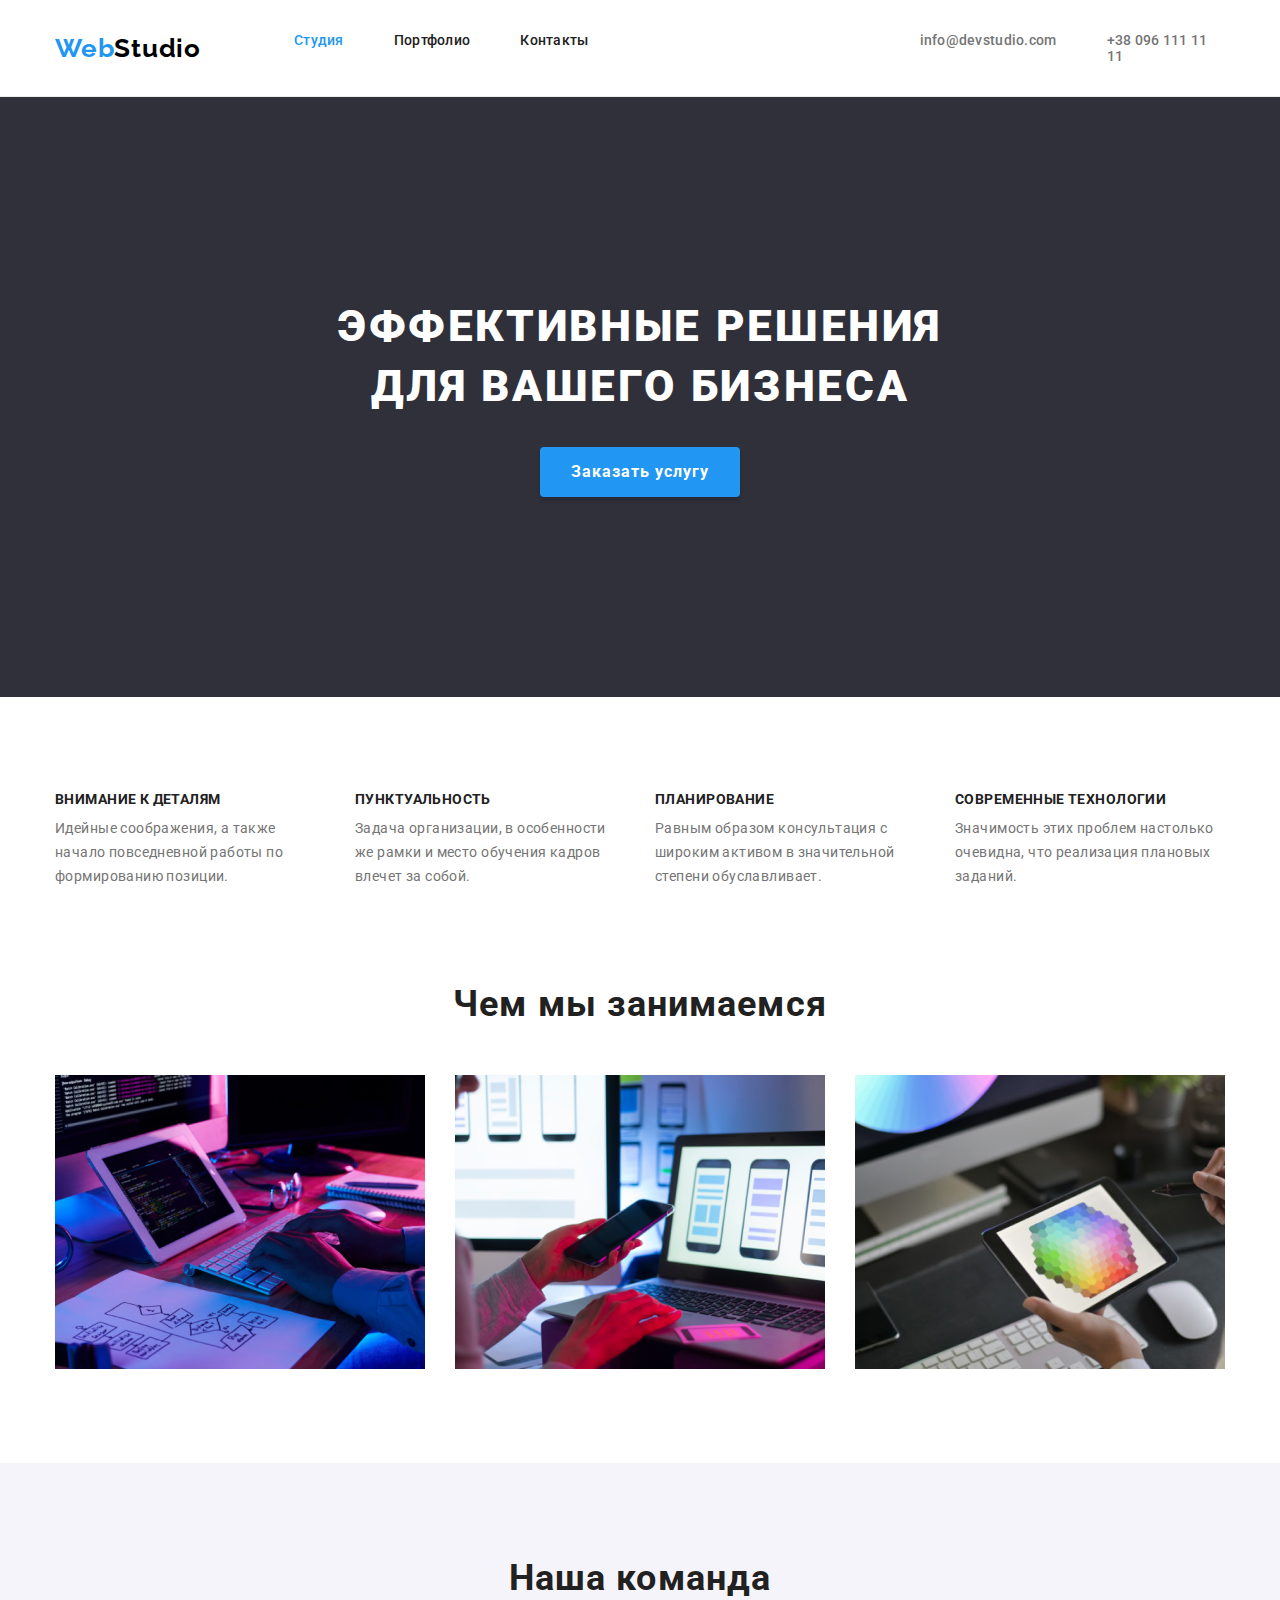
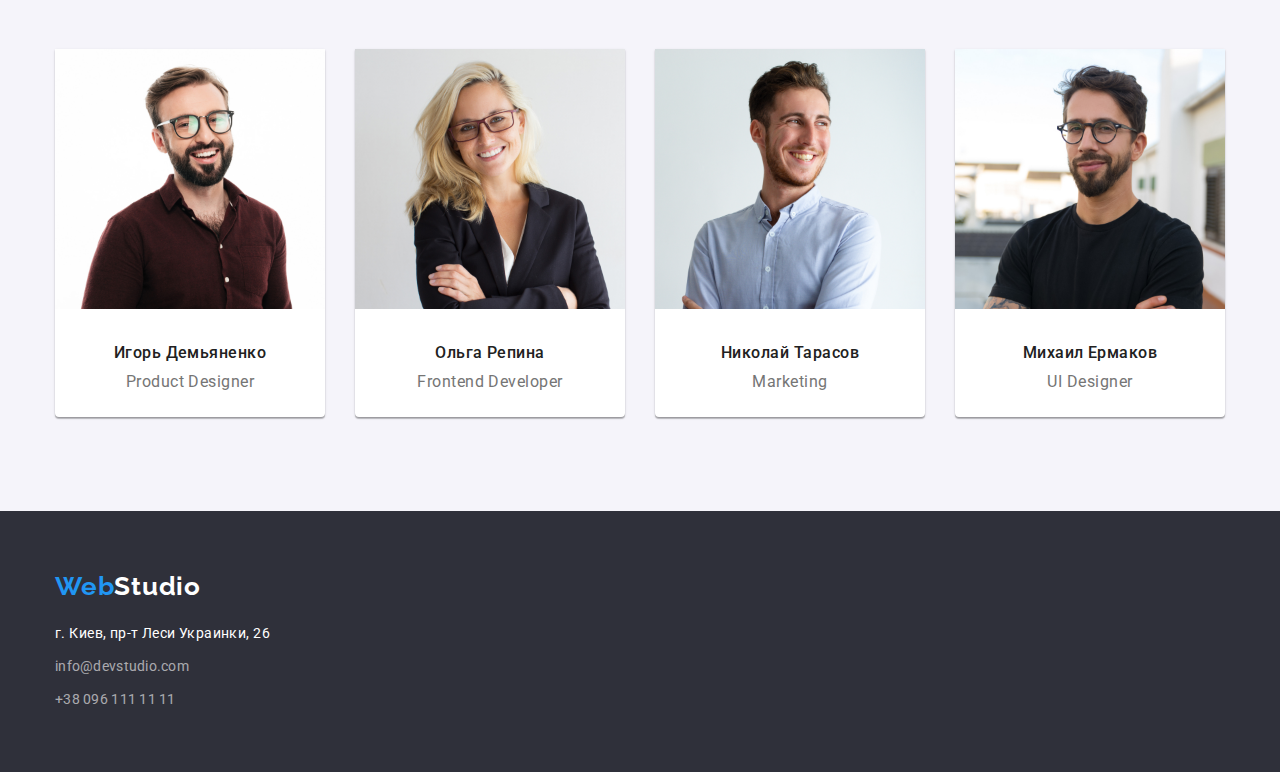
<file: index.html>
<!DOCTYPE html>
<html lang="ru">
  <head>
    <meta charset="UTF-8" />
    <meta name="viewport" content="width=device-width, initial-scale=1.0" />
    <title>Студия</title>
    <link rel="preconnect" href="https://fonts.googleapis.com" />
    <link rel="preconnect" href="https://fonts.gstatic.com" crossorigin />
    <link
      href="https://fonts.googleapis.com/css2?family=Raleway:wght@700&family=Roboto:wght@400;500;700;900&display=swap"
      rel="stylesheet"
    />
    <link
      rel="stylesheet"
      type="text/css"
      href="https://cdnjs.cloudflare.com/ajax/libs/modern-normalize/1.0.0/modern-normalize.min.css"
    />
    <link rel="stylesheet" type="text/css" href="./css/styles.css" />
  </head>

  <body>
    <!-- Шапка сайта -->

    <header class="page-header studio">
      <div class="container">
        <nav>
          <a class="logo" href=""> <span class="logoweb">Web</span>Studio</a>
          <ul class="site-nav">
            <li class="item">
              <a class="nav-link primary" href="./index.html">Студия</a>
            </li>
            <li class="item">
              <a class="nav-link secondary" href="./portfolio.html"
                >Портфолио</a
              >
            </li>
            <li class="item">
              <a class="nav-link" href="">Контакты</a>
            </li>
          </ul>
        </nav>
        <ul class="header-contacts">
          <li class="item">
            <a class="nav-link" href="/mailto:info@devstudio.com"
              >info@devstudio.com</a
            >
          </li>
          <li class="item">
            <a class="nav-link" href="tel:+380961111111"> +38 096 111 11 11</a>
          </li>
        </ul>
      </div>
    </header>
    <main>
      <!-- Слоган -->
      <section class="section slogan">
        <div class="container">
        <h1 class="slogan-statement">
          Эффективные решения <br />
          для вашего бизнеса
        </h1>
        <button class="btn-type" type="button">Заказать услугу</button>
      </section>

      <!-- Преимущества -->

      <section class="section advantages">
        <div class="container">
        <ul>
          <li class="item">
            <h3>Внимание к деталям</h3>
            <p>
              Идейные соображения, а также начало повседневной работы по
              формированию позиции.
            </p>
          </li>
          <li class="item">
            <h3>Пунктуальность</h3>
            <p>
              Задача организации, в особенности же рамки и место обучения кадров
              влечет за собой.
            </p>
          </li>
          <li class="item">
            <h3>Планирование</h3>
            <p>
              Равным образом консультация с широким активом в значительной
              степени обуславливает.
            </p>
          </li>
          <li class="item">
            <h3>Современные технологии</h3>
            <p>
              Значимость этих проблем настолько очевидна, что реализация
              плановых заданий.
            </p>
          </li>
        </ul>
        </div>
      </section>

      <!-- Виды деятельности -->
      <section class="section activity">
        <div class="container">
        <h2>Чем мы занимаемся</h2>
        <ul>
          <li class="item">
            <img
              class="image-freegap"
              src="./images/box1.jpg"
              alt="Трансформер"
              width="370"
            />
          </li>
          <li class="item">
            <img
              class="image-freegap"
              src="./images/box2.jpg"
              alt="Ноутбук"
              width="370"
            />
          </li>
          <li class="item">
            <img
              class="image-freegap"
              src="./images/box3.jpg"
              alt="Планшет"
              width="370"
            />
          </li>
        </ul>
        </div>
      </section>

      <!-- Команда -->
      <section class="section studio-team">
        <div class="container">
        <h2 class="team">Наша команда</h2>
        <ul class="team-photos">
          <li class="item">
            <!-- Фотография-->
            <img src="./images/img1.jpg" alt="Фотография1" width="270" />
            <div class="team-cont">
              <h3 class="team-member">Игорь Демьяненко</h3>
              <p class="team-position">Product Designer</p>
            </div>
          </li>
          <li class="item">
            <!-- Фотография-->
            <img src="./images/img2.jpg" alt="Фотография2" width="270" />
            <div class="team-cont">
              <h3 class="team-member">Ольга Репина</h3>
              <p class="team-position">Frontend Developer</p>
            </div>
          </li>
          <li class="item">
            <!-- Фотография-->
            <img src="./images/img3.jpg" alt="Фотография3" width="270" />
            <div class="team-cont">
              <h3 class="team-member">Николай Тарасов</h3>
              <p class="team-position">Marketing</p>
            </div>
          </li>

          <li class="item">
            <!-- Фотография-->
            <img src="./images/img4.jpg" alt="Фотография4" width="270" />
            <div class="team-cont">
              <h3 class="team-member">Михаил Ермаков</h3>
              <p class="team-position">UI Designer</p>
            </div>
          </li>
        </ul>
        </div>
      </section>
    </main>
    <!-- Футер -->
    <footer class="footer-style">
      <div class="container">
      <a class="logo" href="">
        <span class="logoweb">Web</span><span class="studio">Studio</span></a
      >
      <address>
        <p class="addrss-line">г. Киев, пр-т Леси Украинки, 26</p>
        <ul class="footer-contacts">
          <li>
            <a href="/mailto:info@devstudio.com">info@devstudio.com</a>
          </li>
          <li>
            <a href="tel:+380961111111">+38 096 111 11 11</a>
          </li>
        </ul>
      </address>
      </div>
    </footer>
  </body>
</html>
</file>
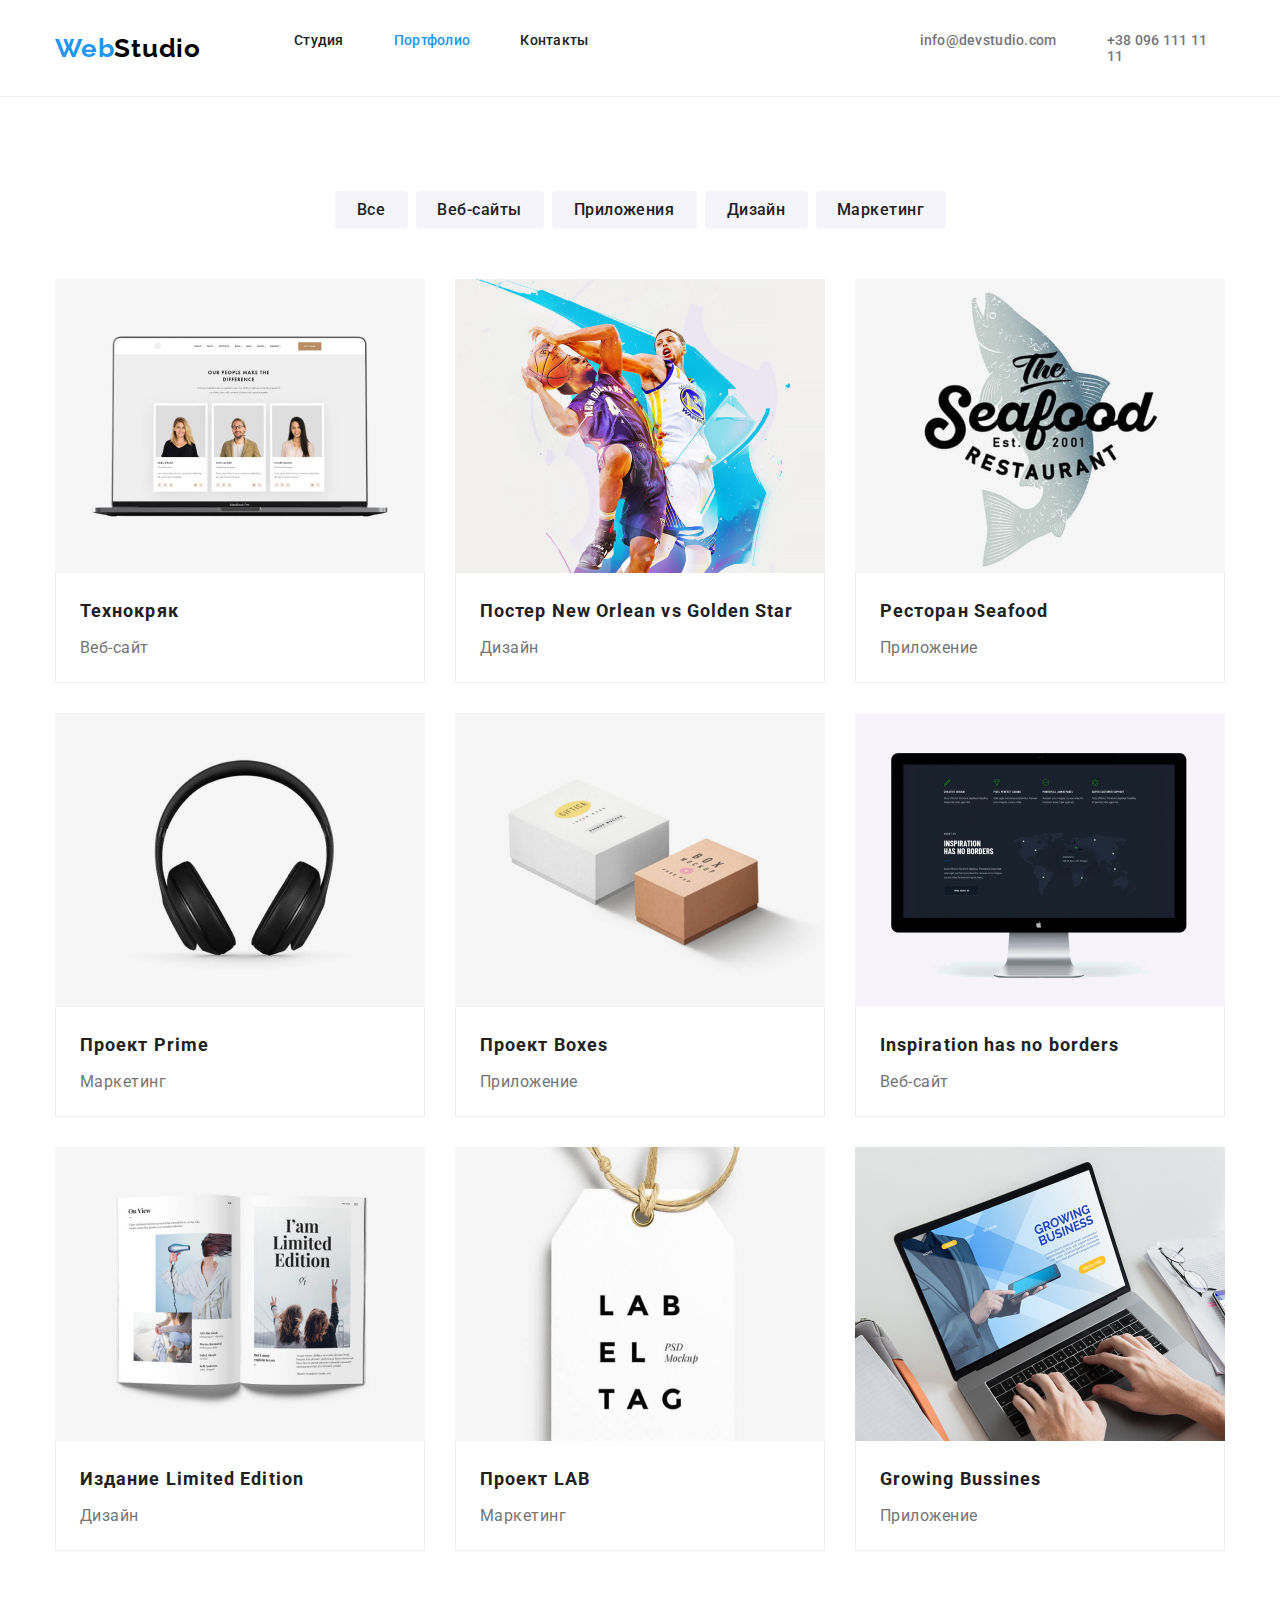
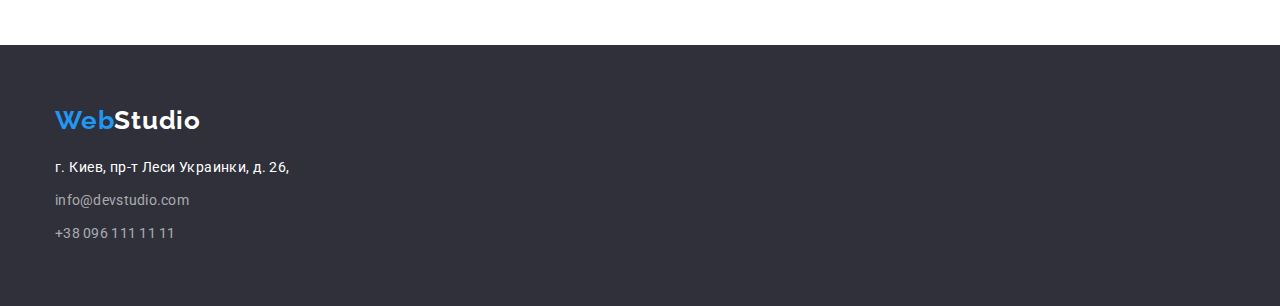
<file: portfolio.html>
<!DOCTYPE html>
<html lang="en">
  <head>
    <meta charset="UTF-8" />
    <meta http-equiv="X-UA-Compatible" content="IE=edge" />
    <meta name="viewport" content="width=device-width, initial-scale=1.0" />
    <title>Портфолио</title>
    <link rel="preconnect" href="https://fonts.googleapis.com" />
    <link rel="preconnect" href="https://fonts.gstatic.com" crossorigin />
    <link
      href="https://fonts.googleapis.com/css2?family=Raleway:wght@700&family=Roboto:wght@400;500;700;900&display=swap"
      rel="stylesheet"
    />
    <link
      rel="stylesheet"
      type="text/css"
      href="https://cdnjs.cloudflare.com/ajax/libs/modern-normalize/1.0.0/modern-normalize.min.css"
    />
    <link rel="stylesheet" type="text/css" href="./css/styles.css" />
  </head>

  <body>
    <!-- Шапка сайта -->
    <header class="page-header">
      <div class="container">
        <nav>
          <a class="logo" href=""> <span class="logoweb">Web</span>Studio</a>
          <ul class="site-nav">
            <li class="item">
              <a class="nav-link secondary" href="./index.html">Студия</a>
            </li>
            <li class="item">
              <a class="nav-link primary" href="./portfolio.html">Портфолио</a>
            </li>
            <li class="item">
              <a class="nav-link" href="">Контакты</a>
            </li>
          </ul>
        </nav>
        <ul class="header-contacts">
          <li class="item">
            <a class="nav-link" href="/mailto:info@devstudio.com"
              >info@devstudio.com</a
            >
          </li>
          <li class="item">
            <a class="nav-link" href="tel:+380961111111"> +38 096 111 11 11</a>
          </li>
        </ul>
      </div>
    </header>

    <main>
      <section class="section projects-list">
        <div class="container">
          <!-- Filters Projects-->
          <ul class="filter-bttns">
            <li class="item">
              <button class="bttn-all" type="button">Все</button>
            </li>
            <li class="item">
              <button class="bttn-websites" type="button">Веб-сайты</button>
            </li>
            <li class="item">
              <button class="bttn-application" type="button">Приложения</button>
            </li>
            <li class="item">
              <button class="bttn-design" type="button">Дизайн</button>
            </li>
            <li class="item">
              <button class="bttn-marketing" type="button">Маркетинг</button>
            </li>
          </ul>
          <ul class="projects">
            <li class="item">
              <img
                class="image-freegap"
                src="./images/project1.jpg"
                alt="Project1"
                width="370"
              />
              <div class="cont-border">
                <h3 class="project-name">Технокряк</h3>
                <p class="project-type">Веб-сайт</p>
              </div>
            </li>
            <li class="item">
              <img
                class="image-freegap"
                src="./images/project2.jpg"
                alt="Project2"
                width="370"
              />
              <div class="cont-border">
                <h3 class="project-name">Постер New Orlean vs Golden Star</h3>
                <p class="project-type">Дизайн</p>
              </div>
            </li>
            <li class="item">
              <img
                class="image-freegap"
                src="./images/project3.jpg"
                alt="Project3"
                width="370"
              />
              <div class="cont-border">
                <h3 class="project-name">Ресторан Seafood</h3>
                <p class="project-type">Приложение</p>
              </div>
            </li>
            <li class="item">
              <img
                class="image-freegap"
                src="./images/project4.jpg"
                alt="Project4"
                width="370"
              />
              <div class="cont-border">
                <h3 class="project-name">Проект Prime</h3>
                <p class="project-type">Маркетинг</p>
              </div>
            </li>
            <li class="item">
              <img
                class="image-freegap"
                src="./images/project5.jpg"
                alt="Project5"
                width="370"
              />
              <div class="cont-border">
                <h3 class="project-name">Проект Boxes</h3>
                <p class="project-type">Приложение</p>
              </div>
            </li>
            <li class="item">
              <img
                class="image-freegap"
                src="./images/project6.jpg"
                alt="Project6"
                width="370"
              />
              <div class="cont-border">
                <h3 class="project-name">Inspiration has no borders</h3>
                <p class="project-type">Веб-сайт</p>
              </div>
            </li>
            <li class="item">
              <img
                class="image-freegap"
                src="./images/project7.jpg"
                alt="Project7"
                width="370"
              />
              <div class="cont-border">
                <h3 class="project-name">Издание Limited Edition</h3>
                <p class="project-type">Дизайн</p>
              </div>
            </li>
            <li class="item">
              <img
                class="image-freegap"
                src="./images/project8.jpg"
                alt="Project8"
                width="370"
              />
              <div class="cont-border">
                <h3 class="project-name">Проект LAB</h3>
                <p class="project-type">Маркетинг</p>
              </div>
            </li>
            <li class="item">
              <img
                class="image-freegap"
                src="./images/project9.jpg"
                alt="Project9"
                width="370"
              />
              <div class="cont-border">
                <h3 class="project-name">Growing Bussines</h3>
                <p class="project-type">Приложение</p>
              </div>
            </li>
          </ul>
        </div>
      </section>
    </main>
    <!-- Футер -->
    <footer class="footer-style">
      <div class="container">
        <a class="logo" href="">
          <span class="logoweb">Web</span><span class="studio">Studio</span></a
        >
        <address>
          <p class="addrss-line">г. Киев, пр-т Леси Украинки, д. 26,</p>
          <ul class="footer-contacts">
            <li>
              <a href="/mailto:info@devstudio.com">info@devstudio.com</a>
            </li>
            <li>
              <a href="tel:+380961111111"> +38 096 111 11 11</a>
            </li>
          </ul>
        </address>
      </div>
    </footer>
  </body>
</html>
</file>
<file: css/styles.css>
:root {
  --primary-text-color: #212121;
  --secondary-text-color: #757575;
  --title-text-color: #212121;
  --static-color: #2196f3;
  --filter-static-color: #f5f4fa;
  --accent-color: #188ce8;
  --primary-white-color: #ffffff;
  --background-color: #e5e5e5;
}

body {
  font-family: "Roboto", sans-serif;
  color: var(--primary-text-color);
}
.page-header {
  background-color: var(--primary-white-color);
  border-bottom-style: solid;
  border-bottom-width: 1px;
  border-bottom-color: #ececec;
}
.studio {
  color: var(--primary-white-color);
}

.logo {
  font-family: "Raleway";
  font-style: normal;
  font-weight: 700;
  font-size: 26px;
  line-height: 1.192;
  letter-spacing: 0.03em;
  color: #000000;
  text-decoration: none;
  align-items: center;
}
.footer-style .logo {
  display: inline-block;
}

.logoweb {
  color: var(--static-color);
}

/* Меню навигации */
/* Базовый стиль ссылок */
/* Расширение границ */
.site-nav .nav-link {
  display: inline-block;
  padding-top: 32px;
  padding-bottom: 32px;

  /* Оформление текста */
  font-style: normal;
  font-weight: 500;
  font-size: 14px;
  line-height: 1.143;
  letter-spacing: 0.02em;
  color: var(--primary-text-color);
  text-decoration: none;
}
/* Применение свойств flex контейнера */
.site-nav {
  display: flex;
  list-style-type: none;
  margin: 0;
  padding: 0;
  margin-left: 93px;
}
.header-contacts {
  display: flex;
}
.page-header * {
  display: flex;
}

/* .site-nav .item{
  margin-right: 50px;
}
.site-nav .item:last-child{
margin-right: 0;
} */
/* .site-nav .item:not(:last-child){
  margin-right: 50px;
} */
/* Удаление зазора у крайнего элемента*/
.site-nav .item + .item {
  margin-left: 50px;
}
/* Стили ссылок при наведении */
.site-nav .nav-link:hover,
.site-nav .nav-link:focus {
  color: var(--static-color);
  text-decoration: none;
}
/* Подсветка ссылки текущей страницы */
.nav-link.primary {
  color: var(--static-color);
  text-decoration: none;
}
.nav-link.secondary {
  color: var(--primary-text-color);
  text-decoration: none;
}
/* Меню контактов */

.header-contacts,
.footer-contacts {
  list-style: none;
  margin: 0;
  padding: 0;
}

/* Стили ссылок контактов */
/* Расширение границ */
.header-contacts .nav-link {
  display: inline-block;
  padding-top: 32px;
  padding-bottom: 32px;

  /* Оформление текста */

  font-style: normal;
  font-weight: 500;
  font-size: 14px;
  line-height: 1.143;
  letter-spacing: 0.02em;
  color: var(--secondary-text-color);
  text-decoration: none;
}
/* Удаление зазора у крайнего элемента */

.header-contacts .item:not(:last-child) {
  margin-right: 50px;
}
/*Окончательное позиционирование ссылок контактов */
.header-contacts .item:first-child {
  margin-left: 331px;
}

.header-contacts a:hover,
.header-contacts a:focus {
  color: var(--accent-color);
}
.footer-contacts a {
  font-style: normal;
  font-weight: 400;
  font-size: 14px;
  line-height: 1.71;
  letter-spacing: 0.02em;
  color: rgba(255, 255, 255, 0.6);
  text-decoration: none;
  display: inline-block;
  margin-top: 9px;
}
.footer-contacts a:hover,
.footer-contacts a:focus {
  color: var(--accent-color);
}
/* Весь внутренний контент оборачиваем в специальный контейнер */
/* Указываем заданную ширину области контента, а также центрируем */

.container {
  width: 1200px;
  margin: 0;
  padding-left: 15px;
  padding-right: 15px;
  margin-right: auto;
  margin-left: auto;
}
/* Отступы для внутреннего контента секций страницы */

.section {
  padding-top: 94px;
  padding-bottom: 94px;
  background-color: var(--primary-white-color);
}
/* Секция - Слоган студии */
.section.slogan {
  padding-top: 200px;
  padding-bottom: 200px;
  text-align: center;
  background: #2f303a;
}

/* Стиль слогана */

.slogan-statement {
  margin: 0px;
  font-style: normal;
  font-weight: 900;
  font-size: 44px;
  line-height: 1.363;
  letter-spacing: 0.06em;
  text-transform: uppercase;
  color: var(--primary-white-color);
}
/* Стиль текста - Заказать услугу */

.slogan button {
  font-style: normal;
  font-weight: bold;
  font-size: 16px;
  line-height: 1.875;
  display: inline-block;
  align-items: center;
  text-align: center;
  letter-spacing: 0.06em;
  border: 0;
  padding: 0;
  color: var(--primary-white-color);
}

/* Стиль кнопки - заказать работу */

.btn-type {
  display: inline-block;
  width: 200px;
  height: 50px;
  background: var(--static-color);
  box-shadow: 0px 4px 4px rgba(0, 0, 0, 0.15);
  border-radius: 4px;
  margin-top: 30px;
}
.btn-type:hover,
.btn-type:focus {
  width: 200px;
  height: 50px;
  background: var(--accent-color);
  box-shadow: 0px 4px 4px rgba(0, 0, 0, 0.15);
  border-radius: 4px;
  cursor: pointer;
}

/* Горизонтальное размещение Flex */

.advantages ul {
  list-style-type: none;
  display: flex;
  margin: 0;
  padding: 0;
}

.advantages .item + .item {
  margin-left: 30px;
}
/* Секция Advantages */
/* Стили текста заголовков и абзацев */

.advantages .item {
  width: 270px;
}
.advantages h3 {
  margin: 0;
  font-weight: bold;
  font-size: 14px;
  line-height: 1.143;
  letter-spacing: 0.03em;
  text-transform: uppercase;
  color: var(--title-text-color);
}
.advantages p {
  margin: 0;
  margin-top: 10px;
  font-weight: normal;
  font-size: 14px;
  line-height: 1.714;
  letter-spacing: 0.03em;
  color: var(--secondary-text-color);
}
/* Секция - Activity */

.activity {
  padding-top: 0;
}
/* Горизонтальное размещение Flex */
.activity ul {
  list-style-type: none;
  display: flex;
  margin: 0;
  padding: 0;
  margin-top: 50px;
}
/* Очистка отступа элемента */

.activity .item + .item {
  margin-left: 30px;
}
.activity h2 {
  margin: 0;
  font-style: normal;
  font-weight: bold;
  font-size: 36px;
  line-height: 1.167;
  text-align: center;
  letter-spacing: 0.03em;
  color: var(--primary-text-color);
}
/* Секция - Наша команда */
/* Очистка отступа элемента */

.studio-team .item + .item {
  margin-left: 30px;
}
.studio-team {
  background-color: var(--filter-static-color);
}

/* Стиль карточки участника команды студии */
.studio-team .item {
  width: 270px;
  height: 368px;
  background: #ffffff;
  box-shadow: 0px 1px 3px rgba(0, 0, 0, 0.12), 0px 1px 1px rgba(0, 0, 0, 0.14),
    0px 2px 1px rgba(0, 0, 0, 0.2);
  border-radius: 0px 0px 4px 4px;
}
/* Горизонтальное размещение Flex */
.team-photos {
  list-style-type: none;
  margin: 0;
  padding: 0;
  margin-top: 50px;
  display: flex;
}
.team {
  margin: 0;
  font-style: normal;
  font-weight: bold;
  font-size: 36px;
  line-height: 1.167;
  text-align: center;
  letter-spacing: 0.03em;
  color: var(--primary-text-color);
}

.team-cont {
  padding-top: 30px;
  padding-bottom: 30px;
  padding-left: 30px;
  padding-right: 30px;
}
/* Стиль текста - имя */
.team-member {
  margin: 0;
  font-style: normal;
  font-weight: 500;
  font-size: 16px;
  line-height: 1.188;
  text-align: center;
  letter-spacing: 0.03em;
  color: var(--primary-text-color);
}
/* Стиль текста - название должности*/
.team-position {
  margin: 0;
  margin-top: 10px;
  font-style: normal;
  font-weight: normal;
  font-size: 16px;
  line-height: 1.188;
  text-align: center;
  letter-spacing: 0.03em;
  color: var(--secondary-text-color);
}
/* Стиль футера */
.footer-style {
  padding-top: 60px;
  padding-bottom: 60px;

  background: #2f303a;
}
/* Стиль текста адреса */
.addrss-line {
  margin: 0;
  margin-top: 20px;
  font-style: normal;
  font-weight: 400;
  font-size: 14px;
  line-height: 1.71;
  letter-spacing: 0.03em;
  color: var(--primary-white-color);
}
/* Страница Портфолио */
/* Меню для выбора фильтров */
.filter-bttns {
  list-style-type: none;
  padding: 0;
  margin: 0;
  display: flex;
  justify-content: center;
}
/* Очистка крайнего отсупа элемента */

.filter-bttns .item + .item {
  margin-left: 8px;
}
/* Стиль текта названия кнопок */
.filter-bttns button {
  font-style: normal;
  font-weight: 500;
  font-size: 16px;
  line-height: 26px;
  text-align: center;
  letter-spacing: 0.03em;
  color: var(--primary-text-color);
}
.filter-bttns button:hover,
.filter-bttns button:focus {
  font-family: Roboto;
  font-style: normal;
  font-weight: 500;
  font-size: 16px;
  line-height: 26px;
  text-align: center;
  letter-spacing: 0.03em;
  color: var(--primary-white-color);
}

/* Стили кнопок фильтров */

.bttn-all {
  width: 73px;
  height: 38px;
  background: var(--filter-static-color);
  border-radius: 4px;
  border-width: 0;
}
.bttn-all:hover,
.bttn-all:focus {
  background: #2196f3;
  box-shadow: 0px 3px 1px rgba(0, 0, 0, 0.1), 0px 1px 2px rgba(0, 0, 0, 0.08),
    0px 2px 2px rgba(0, 0, 0, 0.12);
  border-radius: 4px;
  border-width: 0;
  cursor: pointer;
}
.bttn-websites {
  width: 128px;
  height: 38px;
  background: var(--filter-static-color);
  border-radius: 4px;
  border-width: 0;
}
.bttn-websites:hover,
.bttn-websites:focus {
  background: #2196f3;
  box-shadow: 0px 3px 1px rgba(0, 0, 0, 0.1), 0px 1px 2px rgba(0, 0, 0, 0.08),
    0px 2px 2px rgba(0, 0, 0, 0.12);
  border-radius: 4px;
  border-width: 0;
  cursor: pointer;
}
.bttn-application {
  width: 145px;
  height: 38px;
  background: var(--filter-static-color);
  border-radius: 4px;
  border-width: 0;
}
.bttn-application:hover,
.bttn-application:focus {
  background: #2196f3;
  box-shadow: 0px 3px 1px rgba(0, 0, 0, 0.1), 0px 1px 2px rgba(0, 0, 0, 0.08),
    0px 2px 2px rgba(0, 0, 0, 0.12);
  border-radius: 4px;
  border-width: 0;
  cursor: pointer;
}
.bttn-design {
  width: 103px;
  height: 38px;
  background: var(--filter-static-color);
  border-radius: 4px;
  border-width: 0;
}
.bttn-design:hover,
.bttn-design:focus {
  background: #2196f3;
  box-shadow: 0px 3px 1px rgba(0, 0, 0, 0.1), 0px 1px 2px rgba(0, 0, 0, 0.08),
    0px 2px 2px rgba(0, 0, 0, 0.12);
  border-radius: 4px;
  border-width: 0;
  cursor: pointer;
}
.bttn-marketing {
  width: 130px;
  height: 38px;
  background: var(--filter-static-color);
  border-radius: 4px;
  border-width: 0;
}
.bttn-marketing:hover,
.bttn-marketing:focus {
  background: #2196f3;
  box-shadow: 0px 3px 1px rgba(0, 0, 0, 0.1), 0px 1px 2px rgba(0, 0, 0, 0.08),
    0px 2px 2px rgba(0, 0, 0, 0.12);
  border-radius: 4px;
  border-width: 0;
  cursor: pointer;
}
/* Секция - Проекты студии */

.projects {
  list-style-type: none;
  padding: 0;
  margin: 0;
  margin-top: 50px;

  display: flex;
  flex-wrap: wrap;
}
.projects-list {
  margin: 0 auto;
}
.projects .item {
  width: 370px;
  height: 404px;
  background: #ffffff;
  margin-bottom: 30px;
}
.projects .item:nth-last-child(-n + 3) {
  margin-bottom: 0;
}
.projects .item:nth-child(3n + 2) {
  margin-left: 30px;
}
.projects .item:nth-child(3n) {
  margin-left: 30px;
}
/* Удаление нижнего зазора у изображения*/
.image-freegap {
  display: block;
}

/* Прорисовка нижней рамки внизу картинок проектов */
.cont-border {
  width: 370px;
  height: 110px;
  padding-top: 20px;
  padding-bottom: 20px;
  padding-left: 24px;
  padding-right: 24px;
  /* Установим стили правой рамки */
  border-right-width: 1px;
  border-right-style: solid;
  border-right-color: #eeeeee;

  /* Установим стили нинжней рамки */
  border-bottom-width: 1px;
  border-bottom-style: solid;
  border-bottom-color: #eeeeee;

  /* Установим стили левой рамки */
  border-left-width: 1px;
  border-left-style: solid;
  border-left-color: #eeeeee;
}
/* Стиль текста - Название проекта */
.project-name {
  font-style: normal;
  font-weight: bold;
  font-size: 18px;
  line-height: 2;
  letter-spacing: 0.06em;
  color: var(--title-text-color);
  margin: 0;
  padding: 0;
}
/* Стиль текста - Тип проекта */
.project-type {
  font-style: normal;
  font-weight: normal;
  font-size: 16px;
  line-height: 1.88;
  letter-spacing: 0.03em;
  color: var(--secondary-text-color);
  margin: 0;
  padding: 0;
  margin-top: 4px;
}
</file>
